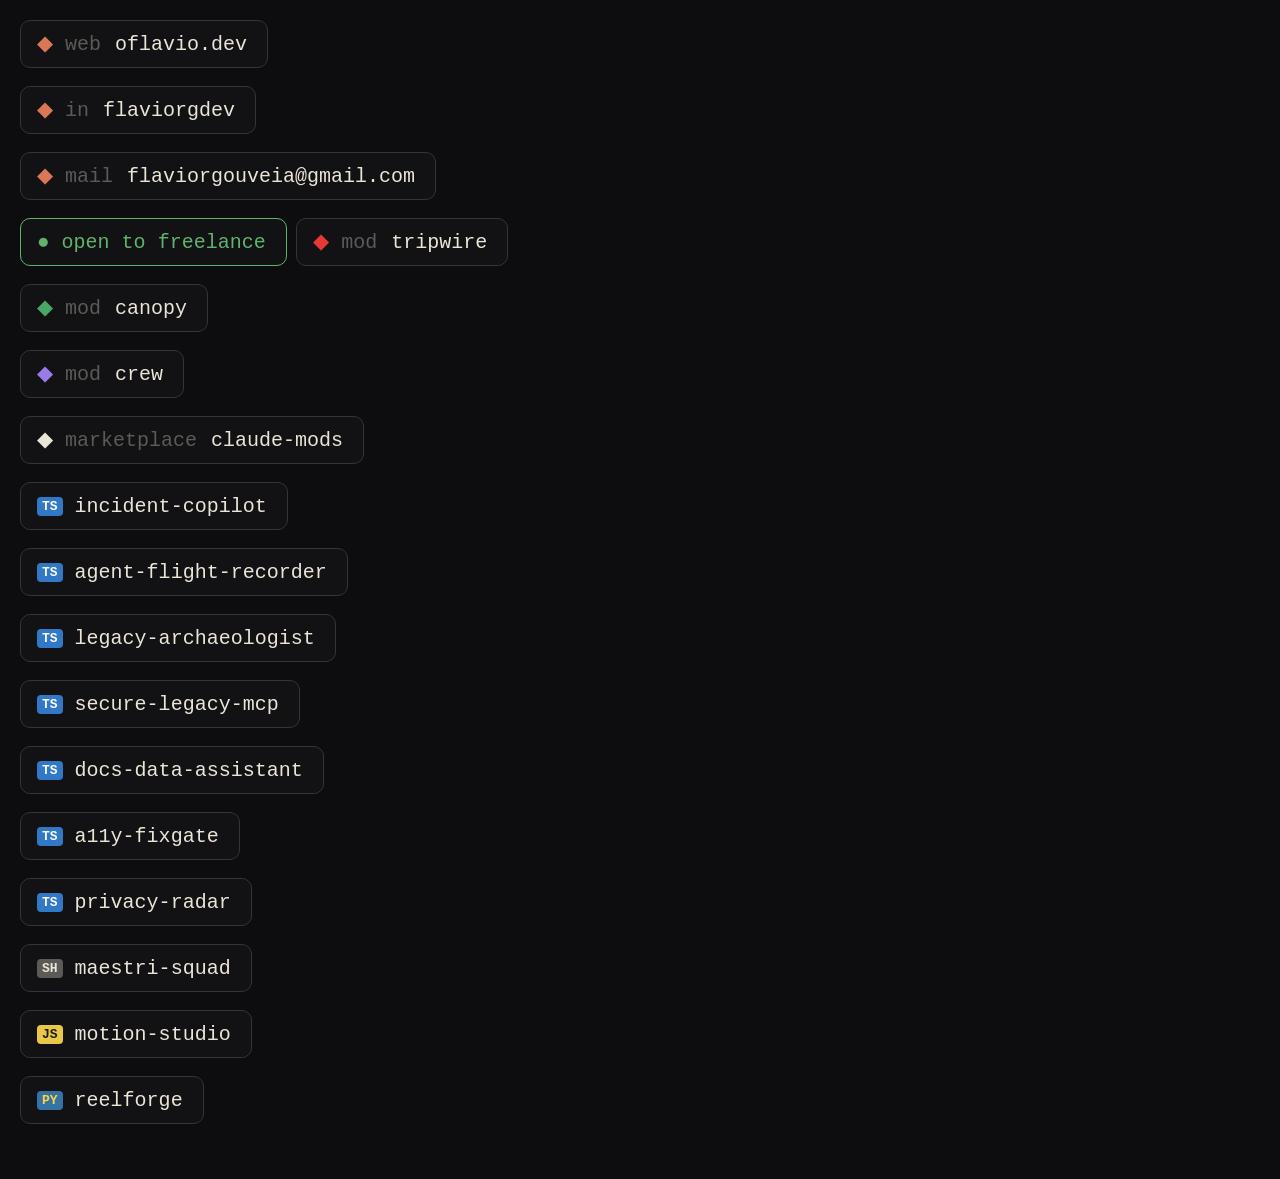
<file: assets/v2/src/badges.html>
<!doctype html>
<html><head><meta charset="utf-8"><link rel="stylesheet" href="common.css"><script>/[?&]theme=light\b/.test(location.search)&&document.write('<link rel="stylesheet" href="common-light.css">')</script>
<style>
  body { padding: 20px; }
  .badge { display: inline-flex; align-items: center; gap: 12px; height: 48px; padding: 0 20px 0 16px;
    border: 1px solid var(--chip-line); border-radius: 10px; background: var(--card); color: var(--text); font-size: 20px; white-space: nowrap; }
  .badge b { font-weight: 500; }
  .badge .k { color: var(--dimmer); margin-right: 2px; }
  .badge .g { color: var(--coral); font-size: 1.05em; line-height: 1; }
  .badge.freelance { border-color: var(--ok); color: var(--ok); }
  .badge.freelance .g { color: var(--ok); }
  .tile { font-size: 13px; font-weight: 700; padding: 3px 5px; border-radius: 4px; line-height: 1; }
</style></head><body>
  <span class="badge" id="website"><span class="g">◆</span><span class="k">web</span><b>oflavio.dev</b></span><br><br>
  <span class="badge" id="linkedin"><span class="g">◆</span><span class="k">in</span><b>flaviorgdev</b></span><br><br>
  <span class="badge" id="email"><span class="g">◆</span><span class="k">mail</span><b>flaviorgouveia@gmail.com</b></span><br><br>
  <span class="badge freelance" id="freelance"><span class="g">●</span><b>open to freelance</b></span>
<span class="badge" id="repo-tripwire"><span class="g" style="color:var(--tripwire)">◆</span><span class="k">mod</span><b>tripwire</b></span><br><br>
<span class="badge" id="repo-canopy"><span class="g" style="color:var(--canopy)">◆</span><span class="k">mod</span><b>canopy</b></span><br><br>
<span class="badge" id="repo-crew"><span class="g" style="color:var(--crew)">◆</span><span class="k">mod</span><b>crew</b></span><br><br>
<span class="badge" id="repo-claude-mods"><span class="g" style="color:var(--text)">◆</span><span class="k">marketplace</span><b>claude-mods</b></span><br><br>
<span class="badge" id="repo-incident-copilot"><span class="tile" style="background:#3178C6;color:#fff">TS</span><b>incident-copilot</b></span><br><br>
<span class="badge" id="repo-agent-flight-recorder"><span class="tile" style="background:#3178C6;color:#fff">TS</span><b>agent-flight-recorder</b></span><br><br>
<span class="badge" id="repo-legacy-archaeologist"><span class="tile" style="background:#3178C6;color:#fff">TS</span><b>legacy-archaeologist</b></span><br><br>
<span class="badge" id="repo-secure-legacy-mcp"><span class="tile" style="background:#3178C6;color:#fff">TS</span><b>secure-legacy-mcp</b></span><br><br>
<span class="badge" id="repo-docs-data-assistant"><span class="tile" style="background:#3178C6;color:#fff">TS</span><b>docs-data-assistant</b></span><br><br>
<span class="badge" id="repo-a11y-fixgate"><span class="tile" style="background:#3178C6;color:#fff">TS</span><b>a11y-fixgate</b></span><br><br>
<span class="badge" id="repo-privacy-radar"><span class="tile" style="background:#3178C6;color:#fff">TS</span><b>privacy-radar</b></span><br><br>
<span class="badge" id="repo-maestri-squad"><span class="tile" style="background:var(--sh2-bg);color:var(--sh2-fg)">SH</span><b>maestri-squad</b></span><br><br>
<span class="badge" id="repo-motion-studio"><span class="tile" style="background:#E9C846;color:#1a1a1a">JS</span><b>motion-studio</b></span><br><br>
<span class="badge" id="repo-reelforge"><span class="tile" style="background:#3572A5;color:#FFD43B">PY</span><b>reelforge</b></span><br><br>
</body></html>
</file>
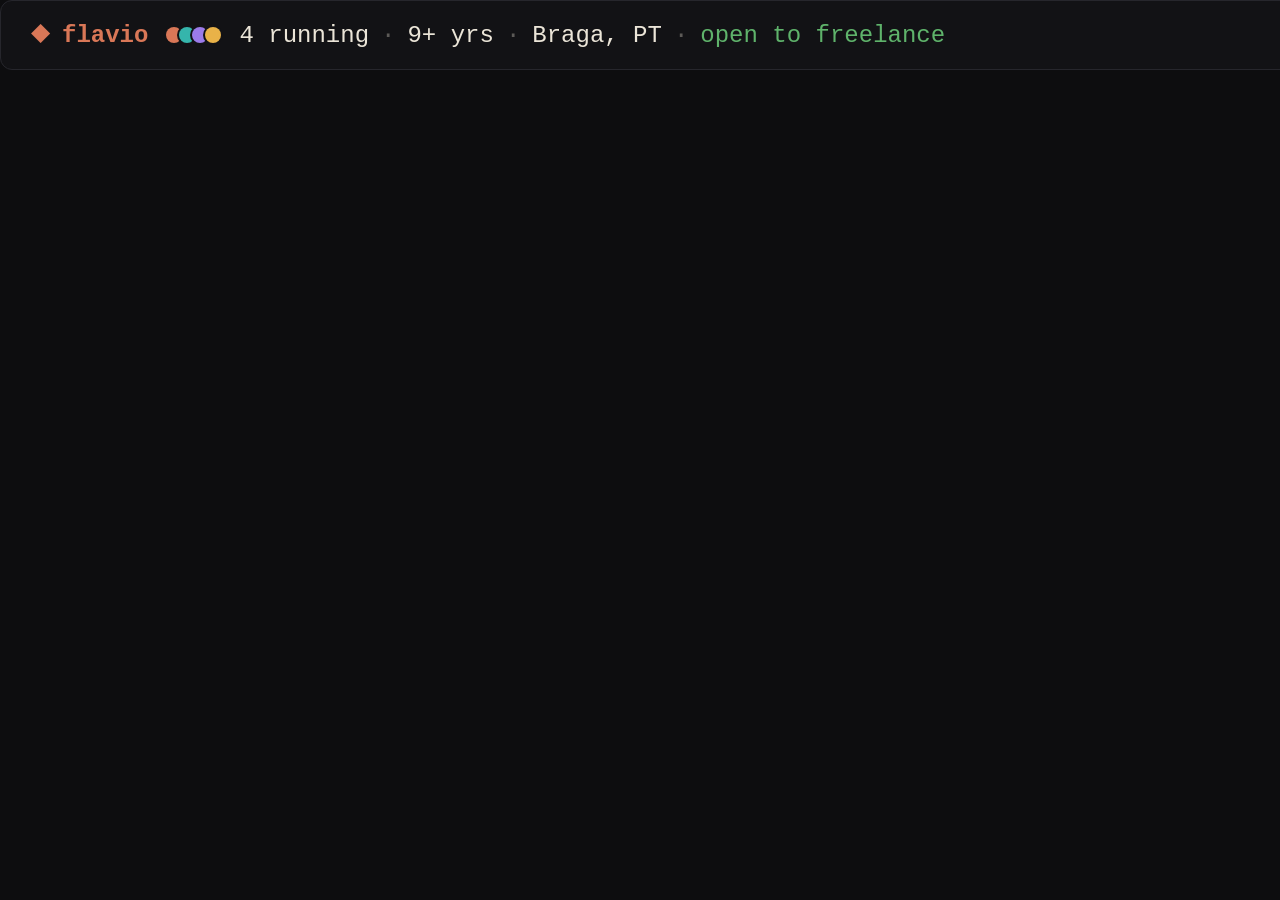
<file: assets/v2/src/band.html>
<!doctype html>
<html><head><meta charset="utf-8"><title>flaviorg band</title>
<link rel="stylesheet" href="common.css"><script>/[?&]theme=light\b/.test(location.search)&&document.write('<link rel="stylesheet" href="common-light.css">')</script>
<style>
  body { width: 1600px; }
  #band { width: 1600px; height: 70px; padding: 0 30px; display: flex; align-items: center; font-size: 24px;
          background: var(--card); border: 1px solid var(--line); border-radius: 12px; white-space: nowrap; }
  .dia { color: var(--coral); margin-right: 12px; }
  .who { color: var(--coral); font-weight: 600; }
  .dots { display: inline-flex; margin: 0 18px 0 18px; }
  .dots span { width: 16px; height: 16px; border-radius: 50%; margin-left: -3px; box-shadow: 0 0 0 2px var(--card); }
  .dots span:first-child { margin-left: 0; }
  i { font-style: normal; color: var(--dimmer); margin: 0 12px; }
  .ok { color: var(--ok); }
  .key { margin-left: auto; color: var(--text); }
  .key b { color: var(--dimmer); font-weight: 500; margin-right: 8px; }
</style></head>
<body>
<div id="band">
  <span class="dia">◆</span><span class="who">flavio</span>
  <span class="dots"><span style="background:var(--coral)"></span><span style="background:var(--teal)"></span><span style="background:var(--violet)"></span><span style="background:var(--gold)"></span></span>
  <span>4 running</span><i>·</i><span>9+ yrs</span><i>·</i><span>Braga, PT</span><i>·</i><span class="ok">open to freelance</span>
  <span class="key"><b>o:</b>oflavio.dev</span>
</div>
</body></html>
</file>
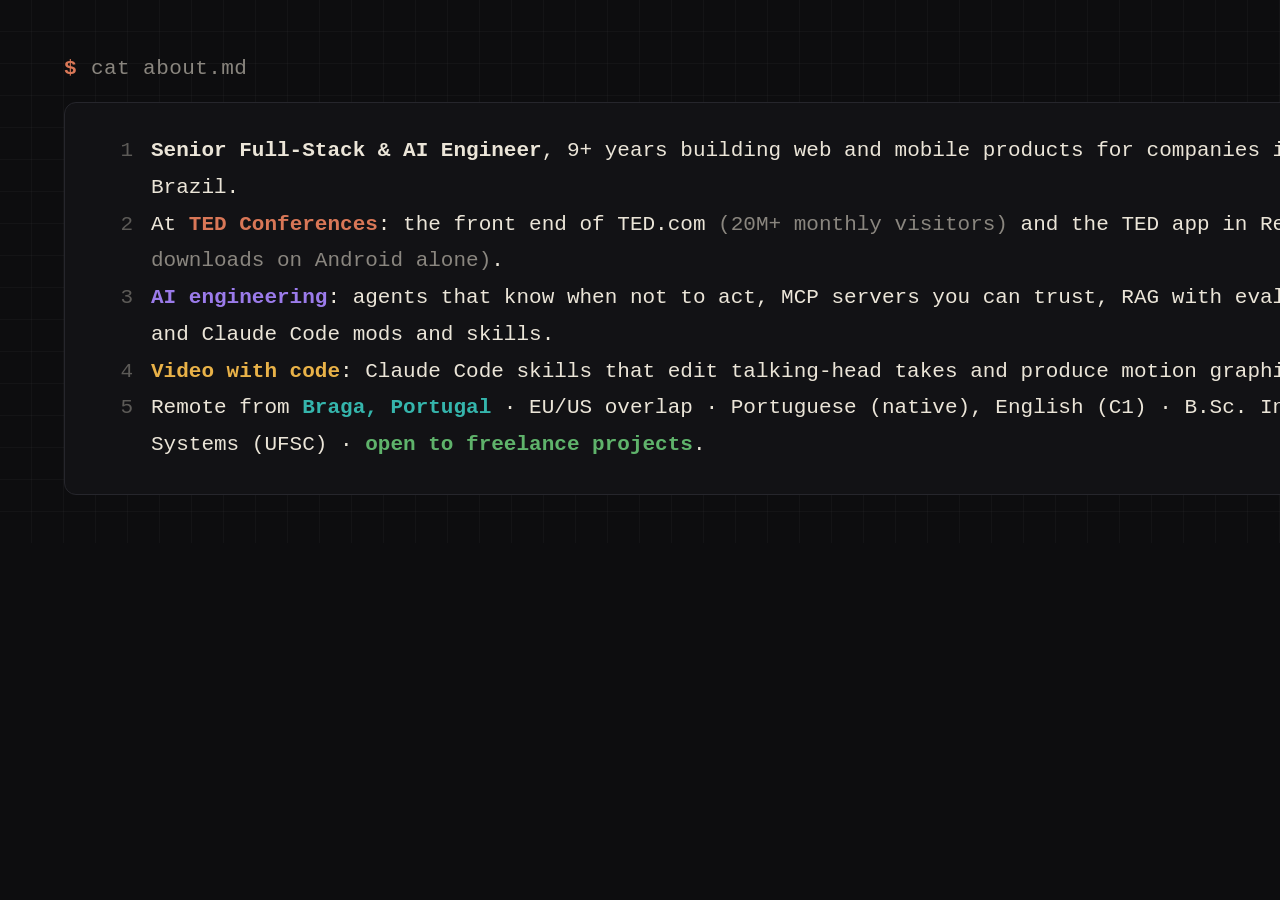
<file: assets/v2/src/section-about.html>
<!doctype html>
<html><head><meta charset="utf-8"><title>flaviorg about</title>
<link rel="stylesheet" href="common.css"><script>/[?&]theme=light\b/.test(location.search)&&document.write('<link rel="stylesheet" href="common-light.css">')</script><link rel="stylesheet" href="sections.css">
<style>
  .box { padding: 30px 36px; font-size: 21px; line-height: 1.75; }
  .l { display: flex; gap: 18px; }
  .l .n { color: var(--dimmer); width: 32px; flex: none; text-align: right; }
  .l .t { color: var(--text); }
  .l .t em { font-style: normal; color: var(--dim); }
  .l .t b { font-weight: 600; }
  .c { color: var(--coral); } .g { color: var(--teal); } .v { color: var(--violet); } .y { color: var(--gold); } .ok { color: var(--ok); }
</style></head>
<body>
<div id="sec" class="sec grid-bg">
  <div class="head"><b>$</b>cat about.md<span class="r">9+ years</span></div>
  <div class="box">
    <div class="l"><span class="n">1</span><span class="t"><b>Senior Full-Stack &amp; AI Engineer</b>, 9+ years building web and mobile products for companies in the US and Brazil.</span></div>
    <div class="l"><span class="n">2</span><span class="t">At <b class="c">TED Conferences</b>: the front end of TED.com <em>(20M+ monthly visitors)</em> and the TED app in React Native <em>(30M+ downloads on Android alone)</em>.</span></div>
    <div class="l"><span class="n">3</span><span class="t"><b class="v">AI engineering</b>: agents that know when not to act, MCP servers you can trust, RAG with eval gates in CI, and Claude Code mods and skills.</span></div>
    <div class="l"><span class="n">4</span><span class="t"><b class="y">Video with code</b>: Claude Code skills that edit talking-head takes and produce motion graphics.</span></div>
    <div class="l"><span class="n">5</span><span class="t">Remote from <b class="g">Braga, Portugal</b> · EU/US overlap · Portuguese (native), English (C1) · B.Sc. Information Systems (UFSC) · <b class="ok">open to freelance projects</b>.</span></div>
  </div>
</div>
</body></html>
</file>
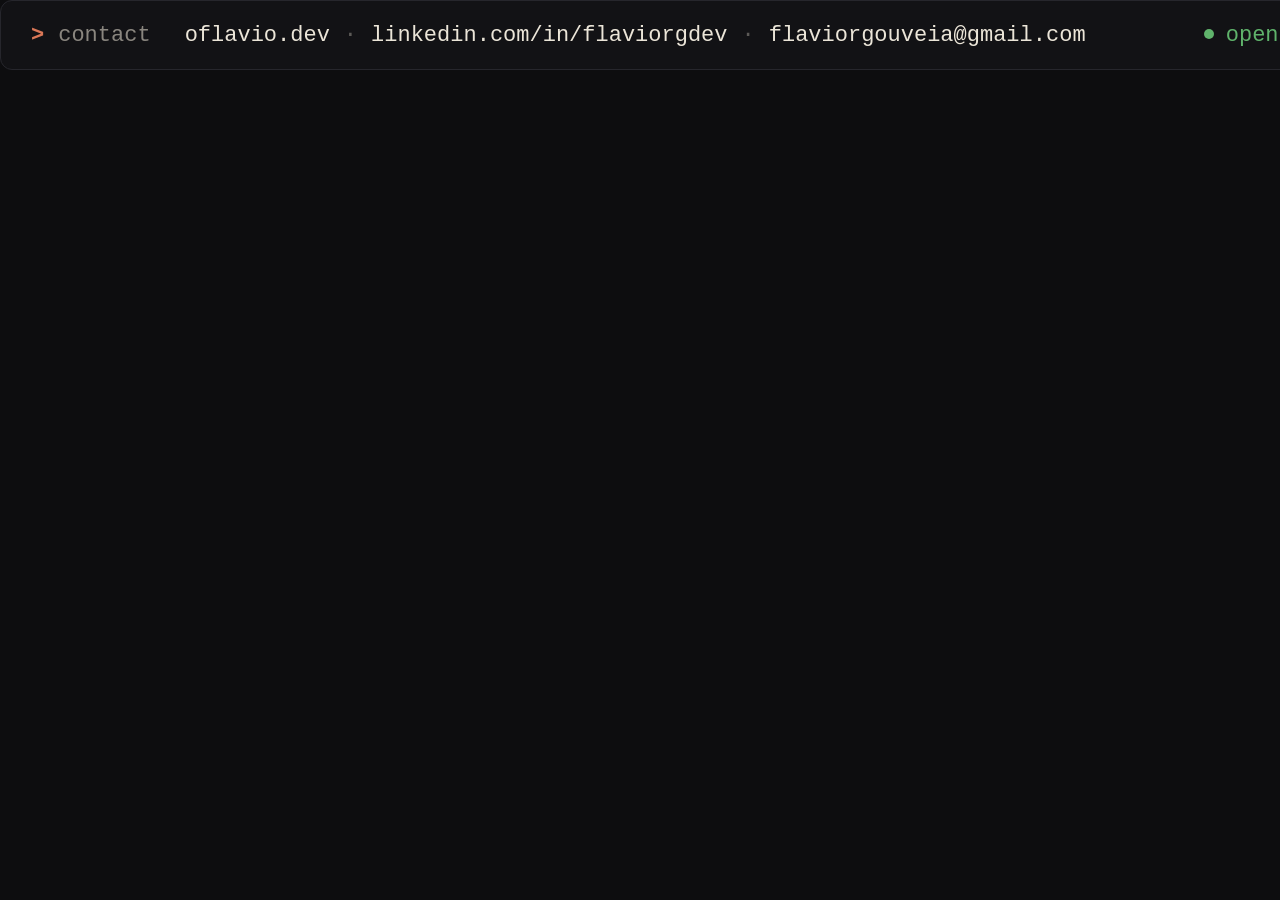
<file: assets/v2/src/section-contact.html>
<!doctype html>
<html><head><meta charset="utf-8"><title>flaviorg contact</title>
<link rel="stylesheet" href="common.css"><script>/[?&]theme=light\b/.test(location.search)&&document.write('<link rel="stylesheet" href="common-light.css">')</script>
<style>
  body { width: 1600px; }
  #sec { width: 1600px; height: 70px; padding: 0 30px; display: flex; align-items: center; font-size: 22px;
         background: var(--card); border: 1px solid var(--line); border-radius: 12px; white-space: nowrap; }
  b { color: var(--coral); font-weight: 600; margin-right: 14px; }
  .lbl { color: var(--dim); margin-right: 34px; }
  i { font-style: normal; color: var(--dimmer); margin: 0 14px; }
  .ok { margin-left: auto; color: var(--ok); }
  .ok span { display: inline-block; width: 10px; height: 10px; border-radius: 50%; background: var(--ok); margin-right: 12px; vertical-align: 2px; }
</style></head>
<body>
<div id="sec">
  <b>&gt;</b><span class="lbl">contact</span>
  <span>oflavio.dev</span><i>·</i><span>linkedin.com/in/flaviorgdev</span><i>·</i><span>flaviorgouveia@gmail.com</span>
  <span class="ok"><span></span>open to freelance projects</span>
</div>
</body></html>
</file>
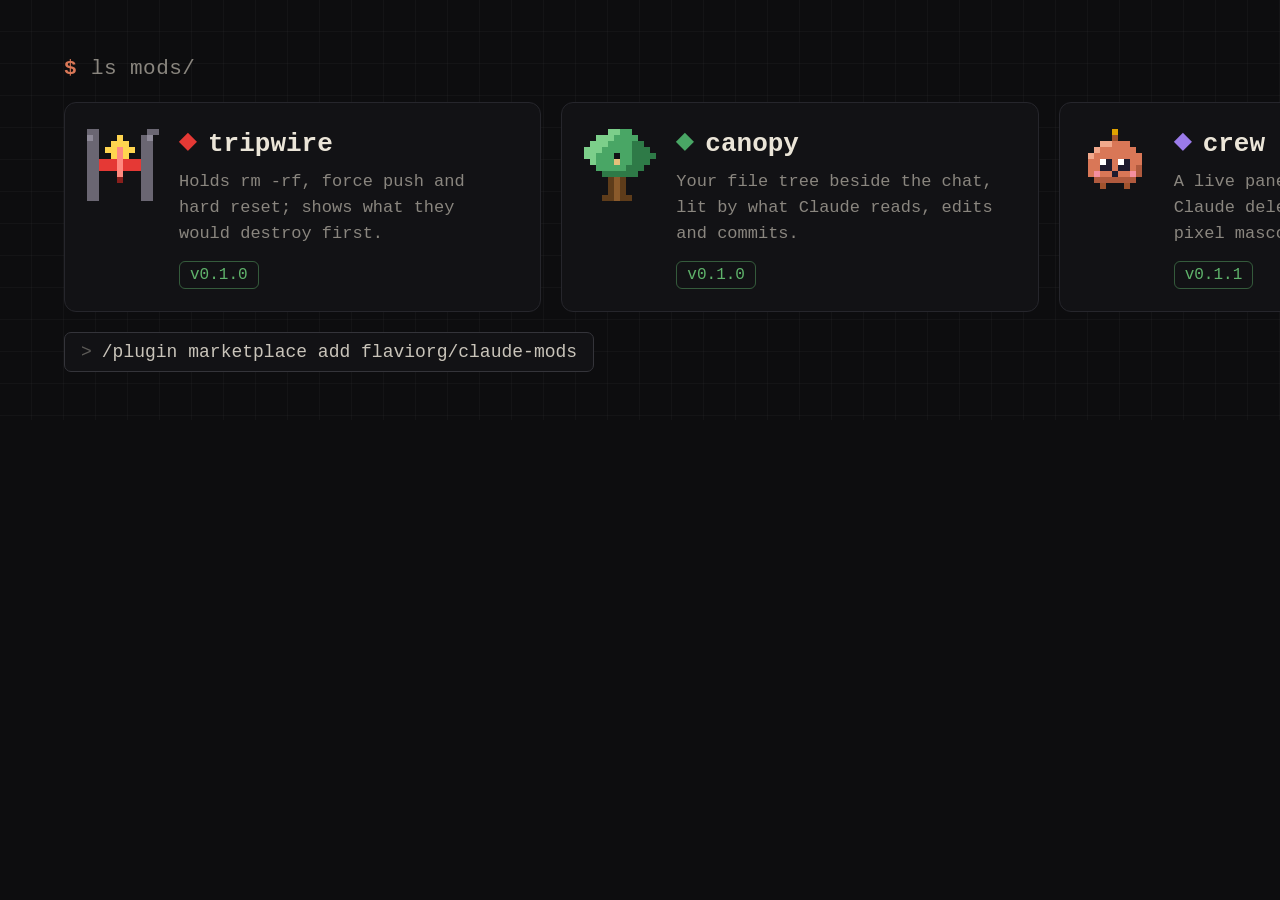
<file: assets/v2/src/section-mods.html>
<!doctype html>
<html><head><meta charset="utf-8"><title>flaviorg mods</title>
<link rel="stylesheet" href="common.css"><script>/[?&]theme=light\b/.test(location.search)&&document.write('<link rel="stylesheet" href="common-light.css">')</script><link rel="stylesheet" href="sections.css">
<style>
  .cards { display: grid; grid-template-columns: repeat(3, 1fr); gap: 20px; margin-top: 14px; }
  .mod { background: var(--card); border: 1px solid var(--line); border-radius: 12px; padding: 24px 26px 22px 22px;
         display: grid; grid-template-columns: 72px 1fr; column-gap: 20px; }
  .mod img { width: 72px; height: 72px; margin-top: 2px; }
  .mod .t { font-size: 26px; font-weight: 700; color: var(--text); display: flex; align-items: center; height: 34px; }
  .mod .t .dia { color: var(--c); margin-right: 12px; font-size: 22px; }
  .mod .d { font-size: 17px; line-height: 26px; color: var(--dim); margin-top: 8px; min-height: 78px; }
  .ver { display: inline-flex; align-items: center; height: 28px; padding: 0 10px; margin-top: 14px; font-size: 16px;
         color: var(--ok); border: 1px solid var(--ver-line); border-radius: 6px; }
  .foot { margin-top: 20px; display: flex; align-items: center; gap: 14px; font-size: 17px; color: var(--dimmer); }
  .code { display: inline-flex; align-items: center; height: 40px; padding: 0 16px; border: 1px solid var(--chip-line); border-radius: 7px;
          background: var(--card); color: var(--chip-text); font-size: 18px; }
  .code b { color: var(--dimmer); font-weight: 500; margin-right: 10px; }
</style></head>
<body>
<div id="sec" class="sec grid-bg">
  <div class="head"><b>$</b>ls mods/<span class="r">3 mods</span></div>
  <div class="cards">
    <div class="mod" style="--c:var(--tripwire)"><img class="px" src="icons/tripwire.png" alt="">
      <div><div class="t"><span class="dia">◆</span>tripwire</div>
        <div class="d">Holds rm -rf, force push and hard reset; shows what they would destroy first.</div>
        <span class="ver">v0.1.0</span></div></div>
    <div class="mod" style="--c:var(--canopy)"><img class="px" src="icons/canopy.png" alt="">
      <div><div class="t"><span class="dia">◆</span>canopy</div>
        <div class="d">Your file tree beside the chat, lit by what Claude reads, edits and commits.</div>
        <span class="ver">v0.1.0</span></div></div>
    <div class="mod" style="--c:var(--crew)"><img class="px" src="icons/crew.png" alt="">
      <div><div class="t"><span class="dia">◆</span>crew</div>
        <div class="d">A live panel of every subagent Claude delegates to, with a pixel mascot each.</div>
        <span class="ver">v0.1.1</span></div></div>
  </div>
  <div class="foot"><span class="code"><b>&gt;</b>/plugin marketplace add flaviorg/claude-mods</span></div>
</div>
</body></html>
</file>
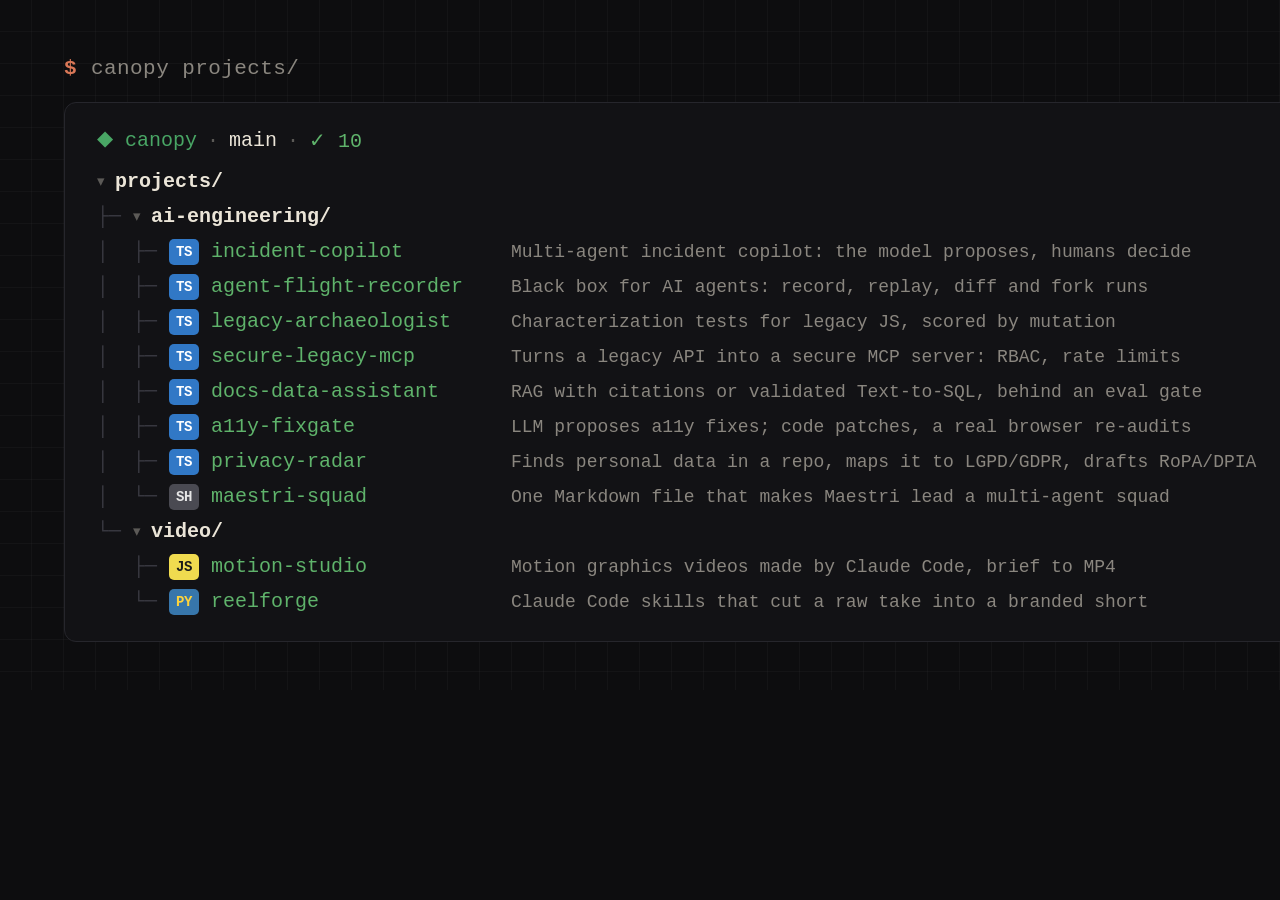
<file: assets/v2/src/section-projects.html>
<!doctype html>
<html><head><meta charset="utf-8"><title>flaviorg projects</title>
<link rel="stylesheet" href="common.css"><script>/[?&]theme=light\b/.test(location.search)&&document.write('<link rel="stylesheet" href="common-light.css">')</script><link rel="stylesheet" href="sections.css">
<style>
  .box { padding: 20px 32px 22px; }
  .row { display: flex; align-items: center; height: 35px; font-size: 20px; white-space: nowrap; }
  .ptitle { margin-bottom: 6px; }
  .ptitle .dia { color: var(--canopy); margin-right: 12px; }
  .ptitle .cn { color: var(--canopy); }
  .ptitle .ok, .ck { color: var(--ok); }
  .g { color: var(--guide); white-space: pre; }
  .tw { color: var(--dimmer); margin-right: 10px; font-size: 15px; }
  .dir { font-weight: 700; color: var(--text); }
  .badge { display: inline-flex; align-items: center; justify-content: center; width: 30px; height: 26px; border-radius: 5px;
           font-size: 14px; font-weight: 800; margin-right: 12px; letter-spacing: -.02em; }
  .TS { background: #3178C6; color: #fff; } .JS { background: #F0DB4F; color: #1a1a1a; }
  .PY { background: #3776AB; color: #FFD43B; } .SH { background: var(--sh-bg); color: var(--sh-fg); }
  .name { width: 300px; color: var(--ok); }
  .desc { color: var(--dim); font-size: 18px; }
  .ck { margin-left: auto; font-size: 20px; }
</style></head>
<body>
<div id="sec" class="sec grid-bg">
  <div class="head"><b>$</b>canopy projects/</div>
  <div class="box" id="tree"></div>
</div>
<script>
  const P = [
    ['ai-engineering', [
      ['TS','incident-copilot','Multi-agent incident copilot: the model proposes, humans decide'],
      ['TS','agent-flight-recorder','Black box for AI agents: record, replay, diff and fork runs'],
      ['TS','legacy-archaeologist','Characterization tests for legacy JS, scored by mutation'],
      ['TS','secure-legacy-mcp','Turns a legacy API into a secure MCP server: RBAC, rate limits'],
      ['TS','docs-data-assistant','RAG with citations or validated Text-to-SQL, behind an eval gate'],
      ['TS','a11y-fixgate','LLM proposes a11y fixes; code patches, a real browser re-audits'],
      ['TS','privacy-radar','Finds personal data in a repo, maps it to LGPD/GDPR, drafts RoPA/DPIA'],
      ['SH','maestri-squad','One Markdown file that makes Maestri lead a multi-agent squad'],
    ]],
    ['video', [
      ['JS','motion-studio','Motion graphics videos made by Claude Code, brief to MP4'],
      ['PY','reelforge','Claude Code skills that cut a raw take into a branded short'],
    ]],
  ]
  const n = P.reduce((a, [, k]) => a + k.length, 0)
  let h = `<div class="row ptitle"><span class="dia">◆</span><span class="cn">canopy</span><i class="s">·</i>main<i class="s">·</i><span class="ok">✓ ${n}</span></div>`
  h += `<div class="row"><span class="tw">▾</span><span class="dir">projects/</span></div>`
  P.forEach(([dir, kids], di) => {
    const lastDir = di === P.length - 1
    h += `<div class="row"><span class="g">${lastDir ? '└─ ' : '├─ '}</span><span class="tw">▾</span><span class="dir">${dir}/</span></div>`
    kids.forEach(([b, name, d], ki) => {
      const g = (lastDir ? '   ' : '│  ') + (ki === kids.length - 1 ? '└─ ' : '├─ ')
      h += `<div class="row"><span class="g">${g}</span><span class="badge ${b}">${b}</span><span class="name">${name}</span><span class="desc">${d}</span><span class="ck">✓</span></div>`
    })
  })
  document.getElementById('tree').innerHTML = h
</script>
</body></html>
</file>
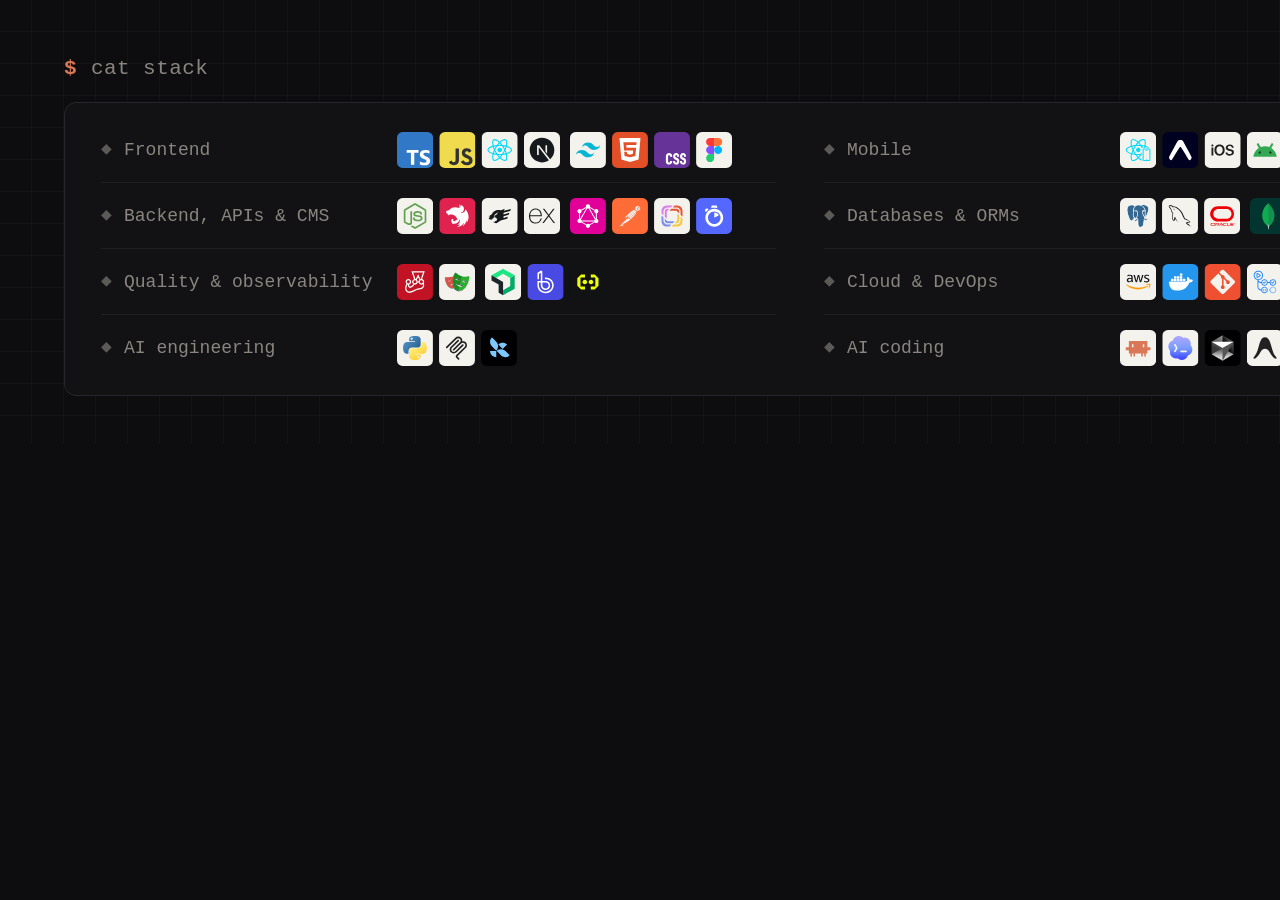
<file: assets/v2/src/section-stack.html>
<!doctype html>
<html><head><meta charset="utf-8"><title>flaviorg stack</title>
<link rel="stylesheet" href="common.css"><script>/[?&]theme=light\b/.test(location.search)&&document.write('<link rel="stylesheet" href="common-light.css">')</script><link rel="stylesheet" href="sections.css">
<style>
  .box { padding: 14px 36px; display: grid; grid-template-columns: 1fr 1fr; column-gap: 48px; }
  .r { display: grid; grid-template-columns: 296px 1fr; align-items: center; height: 66px; border-bottom: 1px solid var(--line2); }
  .r:nth-last-child(-n+2) { border-bottom: 0; }
  .lbl { font-size: 18px; color: var(--dim); }
  .lbl::before { content: "◆"; color: var(--dimmer); margin-right: 12px; font-size: 14px; vertical-align: 2px; }
  .ic { display: flex; gap: 10px; align-items: center; }
  .ic img { height: 36px; display: block; }
</style></head>
<body>
<div id="sec" class="sec grid-bg">
  <div class="head"><b>$</b>cat stack</div>
  <div class="box">
    <div class="r"><span class="lbl">Frontend</span><span class="ic"><img src="stack/frontend-1.svg"><img src="stack/frontend-2.svg"></span></div>
    <div class="r"><span class="lbl">Mobile</span><span class="ic"><img src="stack/mobile.svg"></span></div>
    <div class="r"><span class="lbl">Backend, APIs &amp; CMS</span><span class="ic"><img src="stack/backend.svg"><img src="stack/apis-cms.svg"></span></div>
    <div class="r"><span class="lbl">Databases &amp; ORMs</span><span class="ic"><img src="stack/databases-sql.svg"><img src="stack/databases-nosql.svg"><img src="stack/orms.svg"></span></div>
    <div class="r"><span class="lbl">Quality &amp; observability</span><span class="ic"><img src="stack/testing.svg"><img src="stack/observability.svg"></span></div>
    <div class="r"><span class="lbl">Cloud &amp; DevOps</span><span class="ic"><img src="stack/devops.svg"></span></div>
    <div class="r"><span class="lbl">AI engineering</span><span class="ic"><img src="stack/ai-engineering.svg"></span></div>
    <div class="r"><span class="lbl">AI coding</span><span class="ic"><img src="stack/ai-coding.svg"></span></div>
  </div>
</div>
</body></html>
</file>
<file: assets/v2/src/common.css>
@font-face { font-family: "SFMono"; src: local("SF Mono"), url("file:///System/Library/Fonts/SFNSMono.ttf") format("truetype"); font-weight: 100 900; }
:root {
  --bg: #0d0d0f; --card: #121215; --card2: #151519; --line: #26262c; --line2: #1e1e23;
  --text: #ebe5d8; --dim: #8a867f; --dimmer: #5c5a57;
  --coral: #D97757; --teal: #35B5AC; --violet: #9B7BEA; --gold: #E9B248; --ok: #5fb36b;
  /* former hard-coded colours (common-light.css overrides them) */
  --chip-line: #34343a; --chip-text: #c9c4ba; --bar-track: #24242a; --guide: #3a3a42; --ver-line: rgba(95,179,107,.45);
  --tripwire: #E53935; --canopy: #49A665; --crew: #9B7BEA; --sh-bg: #4a4a52; --sh-fg: #e6e6e6; --sh2-bg: #5c5a57; --sh2-fg: #ebe5d8;
  --grid: rgba(255,255,255,.028);
  --mono: "SFMono", "JetBrains Mono", Menlo, monospace;
}
* { box-sizing: border-box; margin: 0; padding: 0; }
html, body { background: var(--bg); }
body { font-family: var(--mono); color: var(--text); -webkit-font-smoothing: antialiased; }
.grid-bg {
  background-color: var(--bg);
  background-image:
    linear-gradient(var(--grid) 1px, transparent 1px),
    linear-gradient(90deg, var(--grid) 1px, transparent 1px);
  background-size: 32px 32px; background-position: -1px -1px;
}
.sprite svg { display: block; width: 100%; height: 100%; image-rendering: pixelated; shape-rendering: crispEdges; }
.dia { display: inline-block; font-size: 1.05em; line-height: 1; transform: translateY(-.04em); }
</file>
<file: assets/v2/src/common-light.css>
/* Light theme: loaded by each page's inline loader when the URL has ?theme=light.
   Only overrides variables declared in common.css; the dark theme never loads this file. */
:root {
  --bg: #f6f6f3; --card: #ffffff; --card2: #fafaf8; --line: #d9d8d3; --line2: #e6e5e0;
  --text: #1a1a1c; --dim: #6b6962; --dimmer: #8f8c84;
  --coral: #c8603f; --teal: #1f9a92; --violet: #7a5ad9; --gold: #a87c12; --ok: #2f8f3f;
  --chip-line: #cfcec8; --chip-text: #3d3b36; --bar-track: #e6e5e0; --guide: #c4c2bb; --ver-line: rgba(47,143,63,.45);
  --tripwire: #d32f2f; --canopy: #3a9455; --crew: #7a5ad9; --sh-bg: #4a4a52; --sh-fg: #f0f0f0; --sh2-bg: #5c5a57; --sh2-fg: #f3efe6;
  --grid: rgba(0,0,0,.05);
}
</file>
<file: assets/v2/src/sections.css>
/* Shared by section-*.html (layers on common.css; hero values reused) */
body { width: 1600px; }
.sec { width: 1600px; padding: 48px 64px; }
.head { height: 40px; display: flex; align-items: center; font-size: 21px; letter-spacing: .02em; color: var(--dim); }
.head b { color: var(--coral); font-weight: 600; margin-right: 14px; }
.head .r { margin-left: auto; color: var(--dimmer); font-size: 17px; }
.box { margin-top: 14px; background: var(--card); border: 1px solid var(--line); border-radius: 12px; }
i.s { font-style: normal; color: var(--dimmer); margin: 0 10px; }
.px { image-rendering: pixelated; display: block; }
</file>
